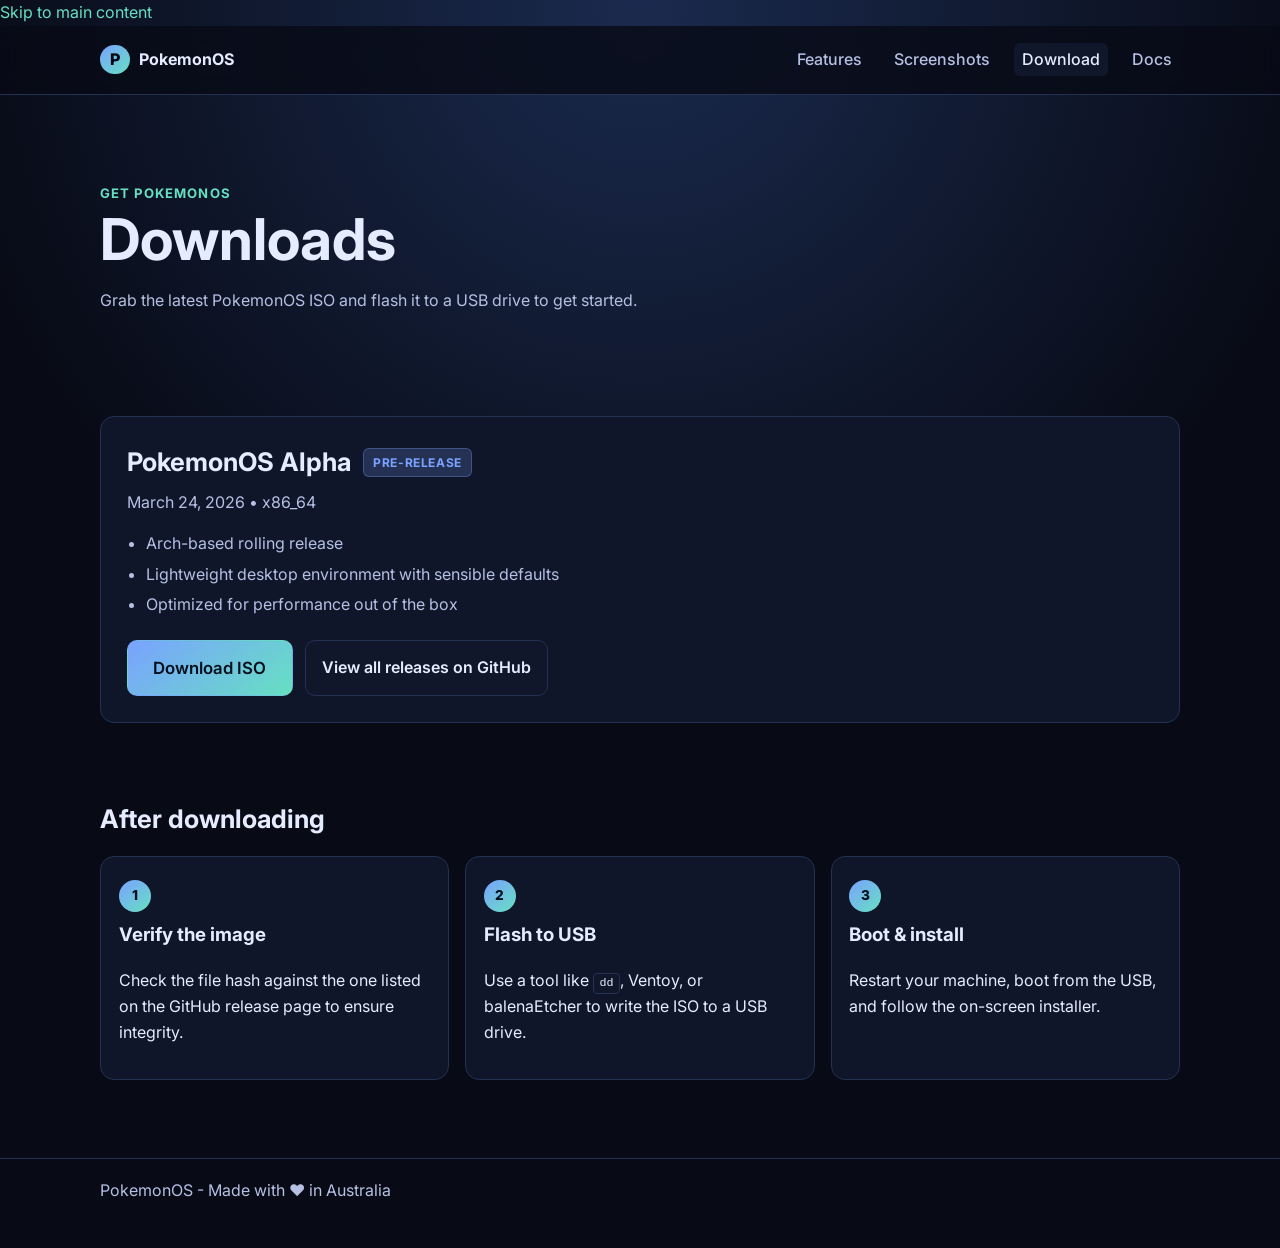
<file: downloads.html>
<!doctype html>
<html lang="en">
<head>
  <meta charset="utf-8">
  <meta name="viewport" content="width=device-width, initial-scale=1">
  <title>Downloads - PokemonOS</title>
  <meta name=\"description\" content=\"Download the latest PokemonOS ISO. An Arch-based Linux distro focused on speed, simplicity, and fun.\">
  <meta name=\"theme-color\" content=\"#080b16\">
  <meta property=\"og:title\" content=\"Downloads - PokemonOS\">
  <meta property=\"og:description\" content=\"Download the latest PokemonOS ISO. An Arch-based Linux distro focused on speed, simplicity, and fun.\">
  <meta property=\"og:type\" content=\"website\">
  <meta name=\"twitter:card\" content=\"summary_large_image\">
  <link rel="preconnect" href="https://fonts.googleapis.com">
  <link rel="preconnect" href="https://fonts.gstatic.com" crossorigin>
  <link href="https://fonts.googleapis.com/css2?family=Inter:wght@400;500;600;700;800&display=swap" rel="stylesheet">
  <link rel="stylesheet" href="./styles.css">
</head>
<body>  <a href=\"#main-content\" class=\"skip-link\">Skip to main content</a>  <header class="site-header">
    <div class="container nav">
      <a href="./index.html" class="brand">
        <span class="brand-badge" aria-hidden="true">P</span>
        <span>PokemonOS</span>
      </a>
      <button class="menu-toggle" aria-label="Toggle menu" aria-expanded="false">Menu</button>
      <nav class="menu">
        <a href="./index.html#features">Features</a>
        <a href="./index.html#screenshots">Screenshots</a>
        <a href="./downloads.html" aria-current="page">Download</a>
        <a href="./index.html#docs">Docs</a>
      </nav>
    </div>
  </header>

  <main id=\"main-content\">
    <section class="hero container">
      <p class="eyebrow">Get PokemonOS</p>
      <h1>Downloads</h1>
      <p class="hero-copy">
        Grab the latest PokemonOS ISO and flash it to a USB drive to get started.
      </p>
    </section>

    <section class="section container">
      <div class="download-card card">
        <div class="download-header">
          <h2>PokemonOS Alpha</h2>
          <span class="release-tag">Pre-release</span>
        </div>
        <p class="release-date">March 24, 2026 &bull; x86_64</p>
        <ul class="release-details">
          <li>Arch-based rolling release</li>
          <li>Lightweight desktop environment with sensible defaults</li>
          <li>Optimized for performance out of the box</li>
        </ul>
        <div class="download-actions">
          <a class="btn btn-primary btn-lg" href="https://github.com/supercoderguy/pokemonos/releases/download/prerelease/pokemonos-2026.03.24-x86_64.iso">
            Download ISO
          </a>
          <a class="btn btn-secondary" href="https://github.com/supercoderguy/pokemonos/releases">
            View all releases on GitHub
          </a>
        </div>
      </div>
    </section>

    <section class="section container">
      <h2>After downloading</h2>
      <div class="grid three">
        <article class="card step-card">
          <span class="step-number">1</span>
          <h3>Verify the image</h3>
          <p>Check the file hash against the one listed on the GitHub release page to ensure integrity.</p>
        </article>
        <article class="card step-card">
          <span class="step-number">2</span>
          <h3>Flash to USB</h3>
          <p>Use a tool like <code>dd</code>, Ventoy, or balenaEtcher to write the ISO to a USB drive.</p>
        </article>
        <article class="card step-card">
          <span class="step-number">3</span>
          <h3>Boot &amp; install</h3>
          <p>Restart your machine, boot from the USB, and follow the on-screen installer.</p>
        </article>
      </div>
    </section>
  </main>

  <footer class="site-footer">
    <div class="container">
      <p>PokemonOS - Made with ❤️ in Australia</p>
    </div>
  </footer>

  <script src="./script.js"></script>
</body>
</html>
</file>
<file: styles.css>
:root {
  --bg: #080b16;
  --bg-soft: #11172a;
  --text: #e6ecff;
  --muted: #b5c0e3;
  --brand: #7aa2ff;
  --brand-2: #66e0c2;
  --card: #121a30;
  --border: #243153;
}

*,
*::before,
*::after {
  box-sizing: border-box;
}

html,
body {
  margin: 0;
  padding: 0;
}

body {
  font-family: "Inter", system-ui, sans-serif;
  color: var(--text);
  background: radial-gradient(circle at top, #1a2a4e 0%, var(--bg) 50%);
  line-height: 1.6;
}

a {
  color: var(--brand-2);
  text-decoration: none;
}

a:hover {
  text-decoration: underline;
}

a:focus-visible {
  outline: 2px solid var(--brand-2);
  outline-offset: 2px;
  border-radius: 3px;
}

html {
  scroll-behavior: smooth;
}

.skip-link {
  position: absolute;
  top: -40px;
  left: 0;
  background: var(--brand);
  color: #04101d;
  padding: 0.5rem 1rem;
  text-decoration: none;
  font-weight: 600;
  z-index: 100;
  border-radius: 0 0 10px 0;
}

.skip-link:focus {
  top: 0;
  outline: none;
}

.container {
  width: min(1080px, 92vw);
  margin: 0 auto;
}

.site-header {
  position: sticky;
  top: 0;
  z-index: 20;
  border-bottom: 1px solid var(--border);
  backdrop-filter: blur(10px);
  background: color-mix(in srgb, var(--bg) 80%, transparent);
}

.nav {
  min-height: 68px;
  display: flex;
  align-items: center;
  justify-content: space-between;
  gap: 1rem;
}

.brand {
  display: inline-flex;
  align-items: center;
  gap: 0.6rem;
  font-weight: 700;
  color: var(--text);
}

.brand-badge {
  display: inline-grid;
  place-items: center;
  width: 1.85rem;
  height: 1.85rem;
  border-radius: 50%;
  background: linear-gradient(140deg, var(--brand), var(--brand-2));
  color: #050810;
  font-weight: 800;
}

.menu {
  display: inline-flex;
  gap: 1rem;
}

.menu a {
  color: var(--muted);
  font-weight: 500;
  padding: 0.25rem 0.5rem;
  border-radius: 6px;
  transition: color 0.2s ease, background 0.2s ease;
}
.menu a:hover {
  color: var(--text);
}
.menu a:focus-visible {
  outline: 2px solid var(--brand);
  outline-offset: 2px;
}

.menu a[aria-current="page"] {
  color: var(--text);
  background: var(--bg-soft);
}

.menu-toggle {
  display: none;
  border: 1px solid var(--border);
  background: var(--bg-soft);
  color: var(--text);
  border-radius: 8px;
  padding: 0.45rem 0.75rem;
}

.hero {
  padding: 5.5rem 0 3rem;
}

.eyebrow {
  text-transform: uppercase;
  letter-spacing: 0.08em;
  color: var(--brand-2);
  font-size: 0.82rem;
  font-weight: 700;
  margin: 0;
}

h1 {
  margin: 0.3rem 0 0;
  font-size: clamp(2rem, 5vw, 3.6rem);
  line-height: 1.1;
}

h2 {
  margin: 0 0 1rem;
  font-size: clamp(1.4rem, 2vw, 2rem);
}

h3 {
  margin-top: 0;
}

.hero-copy {
  max-width: 65ch;
  color: var(--muted);
}

.hero-actions {
  display: flex;
  flex-wrap: wrap;
  gap: 0.75rem;
  margin-top: 1.25rem;
}

.btn {
  display: inline-flex;
  align-items: center;
  justify-content: center;
  border-radius: 10px;
  padding: 0.7rem 1rem;
  border: 1px solid transparent;
  font-weight: 600;
  transition: transform 0.16s ease, opacity 0.16s ease;
}

.btn:hover {
  text-decoration: none;
  transform: translateY(-1px);
}

.btn:focus-visible {
  outline: 2px solid var(--brand-2);
  outline-offset: 2px;
}

.btn:focus-visible {
  outline: 2px solid var(--brand-2);
  outline-offset: 2px;
}

.btn-primary {
  background: linear-gradient(140deg, var(--brand), var(--brand-2));
  color: #04101d;
}

.btn-secondary {
  border-color: var(--border);
  background: var(--bg-soft);
  color: var(--text);
}

.meta {
  color: var(--muted);
  margin-top: 1rem;
}

.section {
  padding: 2.4rem 0;
}

.grid {
  display: grid;
  gap: 1rem;
}

.grid.two {
  grid-template-columns: repeat(2, minmax(0, 1fr));
}

.grid.three {
  grid-template-columns: repeat(3, minmax(0, 1fr));
}

.card,
.shot {
  border: 1px solid var(--border);
  border-radius: 14px;
  background: color-mix(in srgb, var(--card) 84%, #02030a);
  padding: 1.1rem;
  transition: border-color 0.3s ease, background 0.3s ease, transform 0.3s ease;
}

.card:hover {
  border-color: var(--brand);
  background: color-mix(in srgb, var(--card) 90%, #02030a);
  transform: translateY(-2px);
}

.shot {
  min-height: 180px;
  display: grid;
  place-items: center;
  color: var(--muted);
  font-weight: 600;
}

.download-card {
  padding: 1.6rem;
}

.download-header {
  display: flex;
  align-items: center;
  gap: 0.75rem;
  flex-wrap: wrap;
}

.download-header h2 {
  margin: 0;
}

.release-tag {
  display: inline-block;
  font-size: 0.75rem;
  font-weight: 700;
  text-transform: uppercase;
  letter-spacing: 0.05em;
  padding: 0.25rem 0.6rem;
  border-radius: 6px;
  background: color-mix(in srgb, var(--brand) 20%, transparent);
  color: var(--brand);
  border: 1px solid color-mix(in srgb, var(--brand) 30%, transparent);
}

.release-date {
  color: var(--muted);
  margin: 0.4rem 0 1rem;
}

.release-details {
  color: var(--muted);
  padding-left: 1.2rem;
  margin: 0 0 1.4rem;
}

.release-details li {
  margin-bottom: 0.3rem;
}

.download-actions {
  display: flex;
  flex-wrap: wrap;
  gap: 0.75rem;
}

.btn-lg {
  padding: 0.85rem 1.6rem;
  font-size: 1.05rem;
}

.step-card {
  position: relative;
  padding-top: 1.4rem;
}

.step-number {
  display: inline-grid;
  place-items: center;
  width: 2rem;
  height: 2rem;
  border-radius: 50%;
  background: linear-gradient(140deg, var(--brand), var(--brand-2));
  color: #04101d;
  font-weight: 800;
  font-size: 0.85rem;
  margin-bottom: 0.5rem;
}

code {
  background: var(--bg-soft);
  border: 1px solid var(--border);
  border-radius: 4px;
  padding: 0.15rem 0.35rem;
  font-size: 0.9em;
}

.site-footer {
  border-top: 1px solid var(--border);
  margin-top: 2.5rem;
  padding: 1.2rem 0 2rem;
  color: var(--muted);
}

.site-footer p {
  margin: 0 0 0.75rem;
}

.footer-links {
  display: flex;
  gap: 1rem;
  flex-wrap: wrap;
}

.footer-links a {
  color: var(--brand-2);
  font-size: 0.9rem;
}

.docs-content {
  max-width: 100%;
}

.docs-nav {
  display: flex;
  gap: 0.5rem;
  margin-bottom: 1.5rem;
  flex-wrap: wrap;
}

.docs-nav-btn {
  padding: 0.5rem 1rem;
  border: 1px solid var(--border);
  background: var(--bg-soft);
  color: var(--text);
  border-radius: 8px;
  font-size: 0.9rem;
  font-weight: 500;
  cursor: pointer;
  transition: all 0.2s ease;
}

.docs-nav-btn:hover {
  background: var(--card);
  border-color: var(--brand);
}

.docs-nav-btn.active {
  background: var(--brand);
  color: #04101d;
  border-color: var(--brand);
}

.docs-container {
  border: 1px solid var(--border);
  border-radius: 14px;
  background: color-mix(in srgb, var(--card) 84%, #02030a);
  padding: 1.5rem;
  min-height: 400px;
}

.docs-container .loading {
  text-align: center;
  color: var(--muted);
  font-style: italic;
}

.docs-container h1,
.docs-container h2,
.docs-container h3,
.docs-container h4 {
  color: var(--text);
  margin-top: 2rem;
  margin-bottom: 1rem;
}

.docs-container h1 {
  font-size: 2rem;
  margin-top: 0;
}

.docs-container h2 {
  font-size: 1.5rem;
  border-bottom: 1px solid var(--border);
  padding-bottom: 0.5rem;
}

.docs-container h3 {
  font-size: 1.25rem;
}

.docs-container p {
  margin-bottom: 1rem;
  line-height: 1.7;
}

.docs-container ul,
.docs-container ol {
  margin-bottom: 1rem;
  padding-left: 1.5rem;
}

.docs-container li {
  margin-bottom: 0.5rem;
}

.docs-container code {
  background: var(--bg-soft);
  border: 1px solid var(--border);
  border-radius: 4px;
  padding: 0.2rem 0.4rem;
  font-size: 0.9em;
  font-family: 'Monaco', 'Menlo', 'Ubuntu Mono', monospace;
}

.docs-container pre {
  background: var(--bg-soft);
  border: 1px solid var(--border);
  border-radius: 8px;
  padding: 1rem;
  margin: 1rem 0;
  overflow-x: auto;
}

.docs-container pre code {
  background: none;
  border: none;
  padding: 0;
  font-size: 0.85em;
}

.docs-container blockquote {
  border-left: 4px solid var(--brand);
  padding-left: 1rem;
  margin: 1rem 0;
  color: var(--muted);
  font-style: italic;
}

.docs-container a {
  color: var(--brand-2);
  text-decoration: underline;
}

.docs-container a:hover {
  text-decoration: none;
}

.docs-container .error {
  text-align: center;
  color: #ff6b6b;
  font-style: italic;
  padding: 2rem;
}

@media (max-width: 860px) {
  .grid.two,
  .grid.three {
    grid-template-columns: 1fr;
  }

  .menu-toggle {
    display: inline-flex;
  }

  .menu {
    display: none;
    position: absolute;
    right: 4vw;
    top: 72px;
    width: min(240px, 92vw);
    background: var(--bg-soft);
    border: 1px solid var(--border);
    border-radius: 10px;
    padding: 0.6rem;
    flex-direction: column;
  }

  .menu[data-open="true"] {
    display: flex;
  }

  .menu a {
    padding: 0.5rem 0.75rem;
  }
}
</file>
